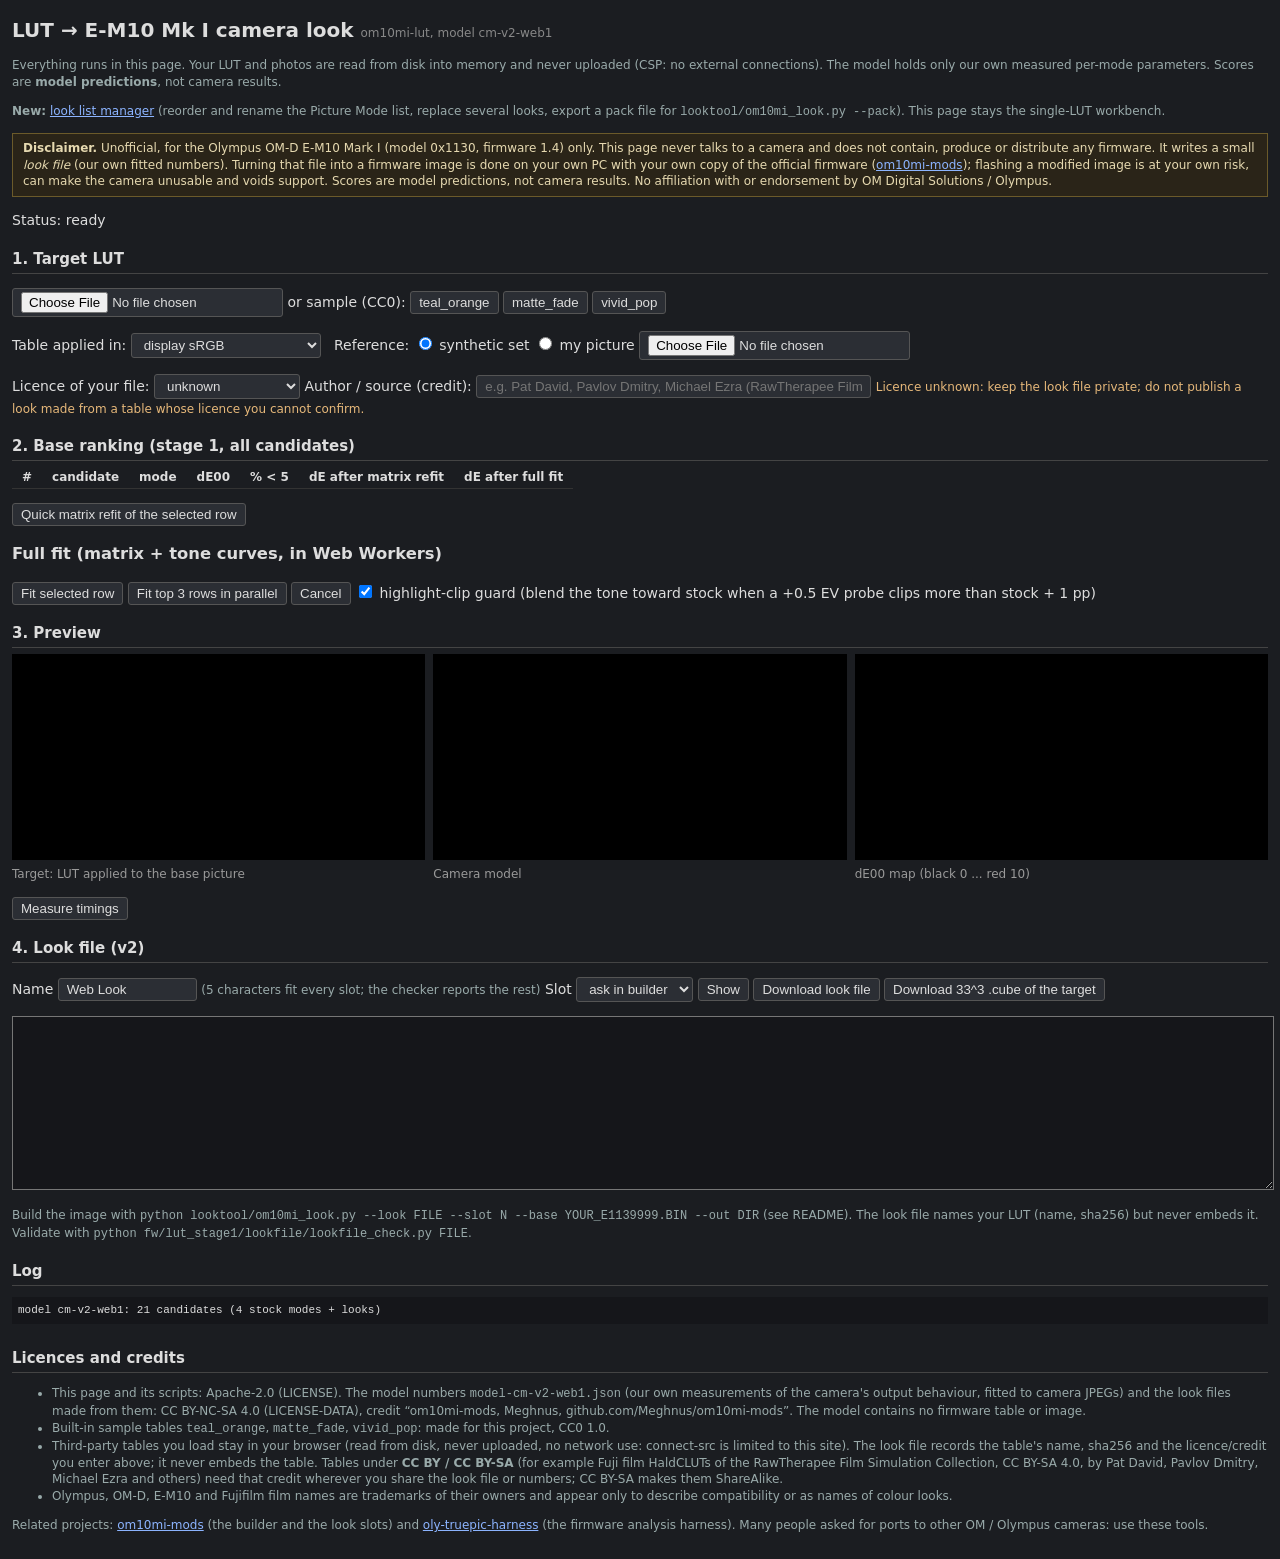
<file: docs/lut/index.html>
<!doctype html>
<html lang="en">
<head>
<meta charset="utf-8">
<meta http-equiv="Content-Security-Policy" content="default-src 'none'; img-src 'self' blob: data:; style-src 'self'; script-src 'self'; worker-src 'self'; connect-src 'self'; base-uri 'none'; form-action 'none'; object-src 'none'">
<title>LUT to E-M10 Mark I camera look (om10mi-lut)</title>
<link rel="stylesheet" href="style.css">
</head>
<body>
<h1>LUT &rarr; E-M10 Mk I camera look <small>om10mi-lut, model cm-v2-web1</small></h1>
<p class="note">Everything runs in this page. Your LUT and photos are read from disk into memory and never uploaded (CSP: no external connections). The model holds only our own measured per-mode parameters. Scores are <b>model predictions</b>, not camera results.</p>
<p class="note"><b>New:</b> <a href="panel.html">look list manager</a> (reorder and rename the Picture Mode list, replace several looks, export a pack file for <code>looktool/om10mi_look.py --pack</code>). This page stays the single-LUT workbench.</p>
<p class="warn"><b>Disclaimer.</b> Unofficial, for the Olympus OM-D E-M10 Mark I (model 0x1130, firmware 1.4) only. This page never talks to a camera and does not contain, produce or distribute any firmware. It writes a small <i>look file</i> (our own fitted numbers). Turning that file into a firmware image is done on your own PC with your own copy of the official firmware (<a href="https://github.com/Meghnus/om10mi-mods">om10mi-mods</a>); flashing a modified image is at your own risk, can make the camera unusable and voids support. Scores are model predictions, not camera results. No affiliation with or endorsement by OM Digital Solutions / Olympus.</p>
<p>Status: <span id="status">loading...</span></p>

<section>
<h2>1. Target LUT</h2>
<p><input type="file" id="file" accept=".cube,.xmp"> or sample (CC0):
<button data-sample="teal_orange.cube">teal_orange</button>
<button data-sample="matte_fade.cube">matte_fade</button>
<button data-sample="vivid_pop.cube">vivid_pop</button></p>
<p>Table applied in: <select id="space"><option value="display">display sRGB</option><option value="prophoto">ProPhoto (sRGB gamma)</option></select>
&nbsp; Reference:
<label><input type="radio" name="ref" id="ref_syn" checked> synthetic set</label>
<label><input type="radio" name="ref" id="ref_jpeg"> my picture <input type="file" id="jpeg" accept="image/jpeg,image/png"></label></p>
<p>Licence of your file: <select id="lic"><option>unknown</option><option>own work</option><option>CC0-1.0</option><option>CC BY 4.0</option><option>CC BY-SA 4.0</option><option>CC BY-NC-SA 4.0</option><option>all rights reserved</option></select>
Author / source (credit): <input id="lic_by" size="46" maxlength="80" placeholder="e.g. Pat David, Pavlov Dmitry, Michael Ezra (RawTherapee Film Simulation Collection)">
<span id="licnote" class="warn2"></span></p>
<p id="lutinfo" class="info"></p>
</section>

<section>
<h2>2. Base ranking (stage 1, all candidates)</h2>
<p id="rankinfo" class="info"></p>
<table id="rank"><thead><tr><th>#</th><th>candidate</th><th>mode</th><th>dE00</th><th>% &lt; 5</th><th>dE after matrix refit</th><th>dE after full fit</th></tr></thead><tbody></tbody></table>
<p><button id="refit">Quick matrix refit of the selected row</button> <span id="refitinfo" class="info"></span></p>
<h3>Full fit (matrix + tone curves, in Web Workers)</h3>
<p><button id="fit">Fit selected row</button> <button id="fit3">Fit top 3 rows in parallel</button> <button id="cancel" disabled>Cancel</button>
<label><input type="checkbox" id="guard" checked> highlight-clip guard (blend the tone toward stock when a +0.5 EV probe clips more than stock + 1 pp)</label></p>
<div id="fitprogress" class="fitprogress"></div>
<p id="fitinfo" class="info"></p>
</section>

<section>
<h2>3. Preview</h2>
<p id="previewinfo" class="info"></p>
<div class="triple">
<figure><canvas id="c_target"></canvas><figcaption>Target: LUT applied to the base picture</figcaption></figure>
<figure><canvas id="c_sim"></canvas><figcaption id="c_sim_label">Camera model</figcaption></figure>
<figure><canvas id="c_heat"></canvas><figcaption>dE00 map (black 0 ... red 10)</figcaption></figure>
</div>
<p><button id="bench">Measure timings</button> <span id="benchinfo" class="info"></span></p>
</section>

<section>
<h2>4. Look file (v2)</h2>
<p>Name <input id="lutname" size="14" value="Web Look" maxlength="17"> <span class="note">(5 characters fit every slot; the checker reports the rest)</span> Slot <select id="slot"><option value="">ask in builder</option><option>1</option><option>3</option><option>4</option><option>5</option><option>6</option><option>7</option><option>8</option><option>9</option><option>10</option><option>11</option><option>12</option><option>13</option><option>14</option><option>15</option><option>16</option><option>17</option><option>18</option></select>
<button id="mk">Show</button> <button id="dl">Download look file</button> <button id="dlcube">Download 33^3 .cube of the target</button></p>
<textarea id="lookjson" rows="14" cols="110" readonly></textarea>
<p class="note">Build the image with <code>python looktool/om10mi_look.py --look FILE --slot N --base YOUR_E1139999.BIN --out DIR</code> (see README). The look file names your LUT (name, sha256) but never embeds it. Validate with <code>python fw/lut_stage1/lookfile/lookfile_check.py FILE</code>.</p>
</section>

<section><h2>Log</h2><pre id="log"></pre></section>
<footer>
<h2>Licences and credits</h2>
<ul class="note">
<li>This page and its scripts: Apache-2.0 (LICENSE). The model numbers <code>model-cm-v2-web1.json</code> (our own measurements of the camera's output behaviour, fitted to camera JPEGs) and the look files made from them: CC BY-NC-SA 4.0 (LICENSE-DATA), credit &ldquo;om10mi-mods, Meghnus, github.com/Meghnus/om10mi-mods&rdquo;. The model contains no firmware table or image.</li>
<li>Built-in sample tables <code>teal_orange</code>, <code>matte_fade</code>, <code>vivid_pop</code>: made for this project, CC0 1.0.</li>
<li>Third-party tables you load stay in your browser (read from disk, never uploaded, no network use: connect-src is limited to this site). The look file records the table's name, sha256 and the licence/credit you enter above; it never embeds the table. Tables under <b>CC BY / CC BY-SA</b> (for example Fuji film HaldCLUTs of the RawTherapee Film Simulation Collection, CC BY-SA 4.0, by Pat David, Pavlov Dmitry, Michael Ezra and others) need that credit wherever you share the look file or numbers; CC BY-SA makes them ShareAlike.</li>
<li>Olympus, OM-D, E-M10 and Fujifilm film names are trademarks of their owners and appear only to describe compatibility or as names of colour looks.</li>
</ul>
<p class="note">Related projects: <a href="https://github.com/Meghnus/om10mi-mods">om10mi-mods</a> (the builder and the look slots) and <a href="https://github.com/Meghnus/oly-truepic-harness">oly-truepic-harness</a> (the firmware analysis harness). Many people asked for ports to other OM / Olympus cameras: use these tools.</p>
</footer>
<script type="module" src="app.js"></script>
</body>
</html>
</file>
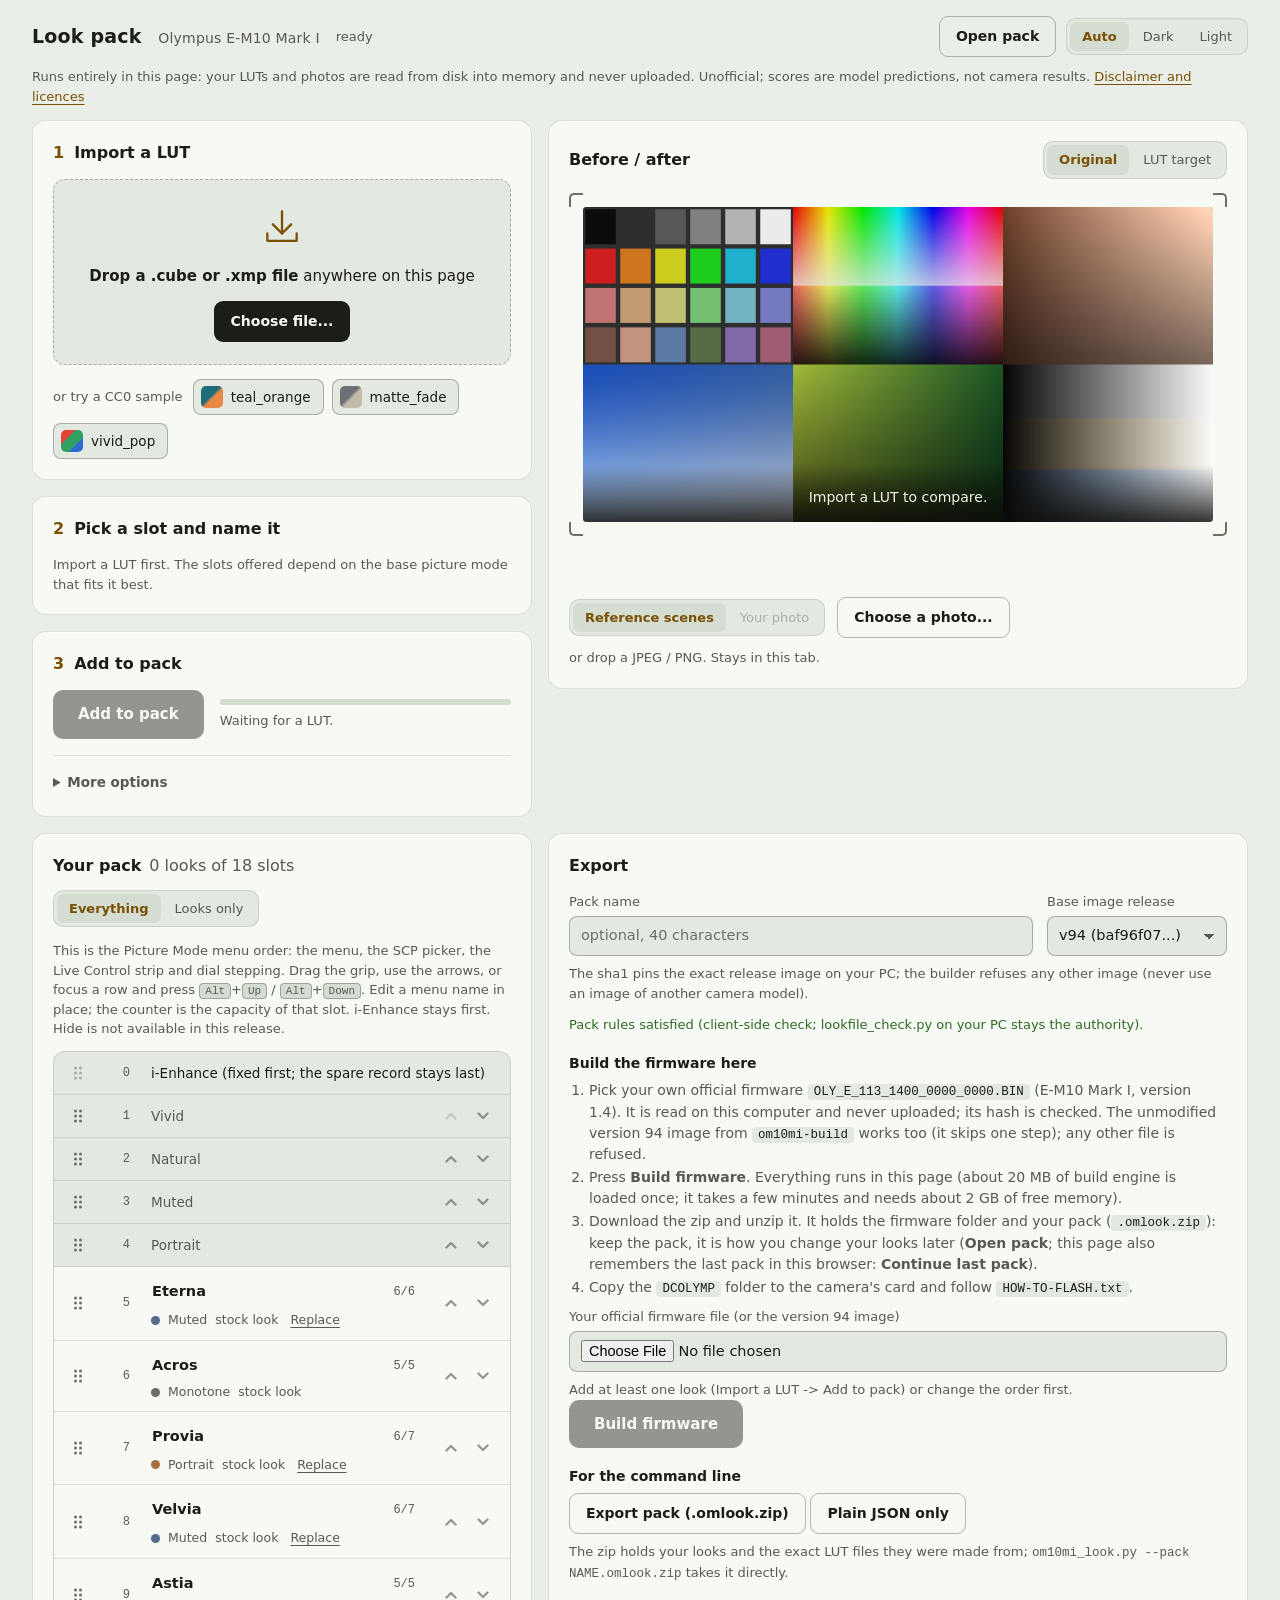
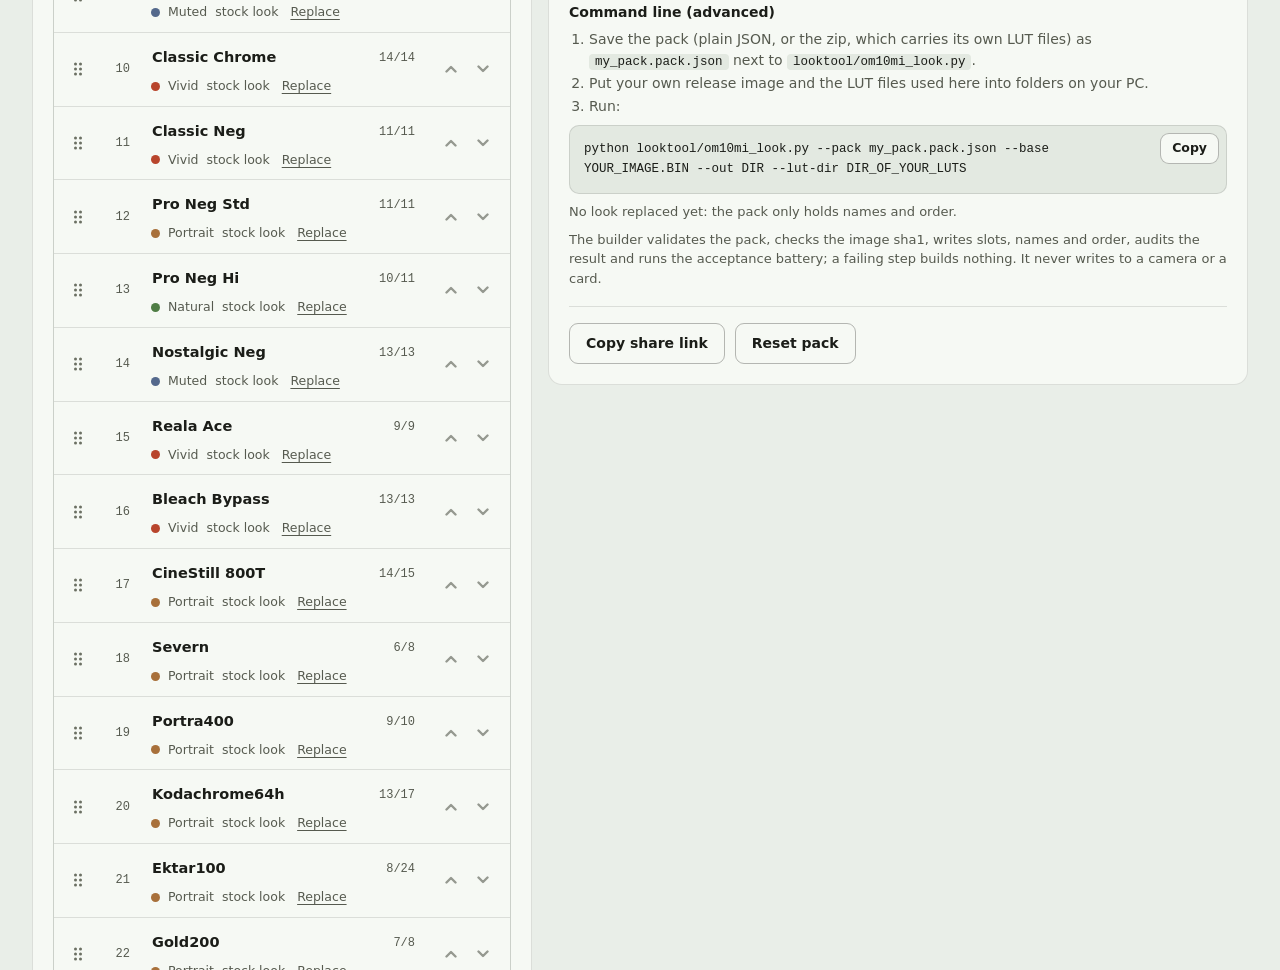
<file: docs/lut/panel.html>
<!doctype html>
<html lang="en">
<head>
<meta charset="utf-8">
<meta name="viewport" content="width=device-width, initial-scale=1">
<meta name="color-scheme" content="dark light">
<meta http-equiv="Content-Security-Policy" content="default-src 'none'; img-src 'self' blob: data:; style-src 'self'; script-src 'self'; worker-src 'self'; connect-src 'self'; base-uri 'none'; form-action 'none'; object-src 'none'">
<title>Look pack builder for the E-M10 Mark I (om10mi-lut panel)</title>
<link rel="stylesheet" href="panel.css">
</head>
<body>
<a class="skip" href="#bench">Skip to the workbench</a>

<header class="top">
  <h1 class="brand">Look pack <span>Olympus E-M10 Mark I</span></h1>
  <p id="status" class="status" role="status">loading...</p>
  <div class="top-actions">
    <button type="button" id="continue_last" class="btn quiet" hidden>Continue last pack</button>
    <button type="button" id="open_pack" class="btn quiet">Open pack</button>
    <input type="file" id="import" accept=".json,.zip,application/json,application/zip" hidden>
    <div class="seg" role="group" aria-label="Theme">
      <button type="button" data-theme-set="auto" aria-pressed="true">Auto</button>
      <button type="button" data-theme-set="dark" aria-pressed="false">Dark</button>
      <button type="button" data-theme-set="light" aria-pressed="false">Light</button>
    </div>
  </div>
</header>

<p class="notice">Runs entirely in this page: your LUTs and photos are read from disk into memory and never uploaded. Unofficial; scores are model predictions, not camera results. <a href="#legal">Disclaimer and licences</a></p>

<main id="bench" class="bench">

  <section class="card s-import" aria-labelledby="h-import">
    <h2 id="h-import"><span class="n">1</span>Import a LUT</h2>
    <div id="drop" class="drop">
      <svg class="drop-mark" viewBox="0 0 48 48" width="44" height="44" aria-hidden="true"><path d="M8 30v8h32v-8" /><path d="M24 6v24" /><path d="M14 20l10 10 10-10" /></svg>
      <p class="drop-t"><b>Drop a .cube or .xmp file</b> anywhere on this page</p>
      <p><button type="button" id="choose" class="btn primary">Choose file...</button></p>
      <input type="file" id="file" accept=".cube,.xmp" hidden>
    </div>
    <div class="samples" role="group" aria-label="CC0 sample LUTs">
      <span class="samples-t">or try a CC0 sample</span>
      <button type="button" class="chip" data-sample="teal_orange.cube"><i class="sw sw-teal" aria-hidden="true"></i>teal_orange</button>
      <button type="button" class="chip" data-sample="matte_fade.cube"><i class="sw sw-matte" aria-hidden="true"></i>matte_fade</button>
      <button type="button" class="chip" data-sample="vivid_pop.cube"><i class="sw sw-vivid" aria-hidden="true"></i>vivid_pop</button>
    </div>
    <div id="loaded" class="loaded" hidden>
      <p class="loaded-t"><b id="lut_name"></b> <span id="lut_info" class="muted"></span></p>
      <div id="lic_row" class="lic" hidden>
        <label class="fld">Licence of this file
          <select id="lic"><option>unknown</option><option>own work</option><option>CC0-1.0</option><option>CC BY 4.0</option><option>CC BY-SA 4.0</option><option>CC BY-NC-SA 4.0</option><option>all rights reserved</option></select></label>
        <label class="fld grow">Author / source (credit)
          <input id="lic_by" maxlength="80" autocomplete="off" placeholder="e.g. Pat David, Pavlov Dmitry, Michael Ezra"></label>
        <p id="licnote" class="hint warn-t"></p>
      </div>
    </div>
    <p id="import_msg" class="hint err-t" role="alert"></p>
  </section>

  <section class="card s-stage" aria-labelledby="h-stage">
    <div class="card-head">
      <h2 id="h-stage">Before / after</h2>
      <div class="seg" role="group" aria-label="Left side of the divider">
        <button type="button" data-left="orig" aria-pressed="true">Original</button>
        <button type="button" data-left="lut" aria-pressed="false">LUT target</button>
      </div>
    </div>
    <div class="gate"><i></i><i></i><i></i><i></i>
    <div id="stage" class="stage" role="slider" tabindex="0" aria-label="Before and after divider" aria-orientation="horizontal" aria-valuemin="0" aria-valuemax="100" aria-valuenow="50">
      <canvas id="cv_left" class="layer" aria-hidden="true"></canvas>
      <canvas id="cv_right" class="layer after" aria-hidden="true"></canvas>
      <span class="tag tag-l" id="tag_l">Original</span>
      <span class="tag tag-r" id="tag_r">Camera model</span>
      <span class="grip" aria-hidden="true"></span>
      <p id="stage_empty" class="stage-empty">Import a LUT to compare.</p>
    </div>
    </div>
    <p id="readout" class="readout" aria-live="polite"></p>
    <div class="photo-row">
      <div class="seg" role="group" aria-label="Preview picture">
        <button type="button" data-photo="scenes" aria-pressed="true">Reference scenes</button>
        <button type="button" data-photo="own" aria-pressed="false" disabled>Your photo</button>
      </div>
      <button type="button" id="choose_photo" class="btn quiet">Choose a photo...</button>
      <input type="file" id="photo" accept="image/*" hidden>
      <span class="hint">or drop a JPEG / PNG. Stays in this tab.</span>
    </div>
  </section>

  <section class="card s-place" aria-labelledby="h-place">
    <h2 id="h-place"><span class="n">2</span>Pick a slot and name it</h2>
    <p id="place_idle" class="hint">Import a LUT first. The slots offered depend on the base picture mode that fits it best.</p>
    <div id="place" hidden>
      <fieldset class="group">
        <legend>Base mode <span class="muted">(lower dE is a closer match)</span></legend>
        <div id="modes" class="opts" role="radiogroup" aria-label="Base picture mode"></div>
      </fieldset>
      <fieldset class="group">
        <legend>Slot <span id="slot_hint" class="muted"></span></legend>
        <div id="slots" class="opts slots" role="radiogroup" aria-label="Look slot"></div>
      </fieldset>
      <div class="fields">
        <div class="fld grow"><label for="ed_name">Menu name</label>
          <div class="namebox">
            <input id="ed_name" maxlength="40" spellcheck="false" autocomplete="off" aria-describedby="ed_count">
            <span id="ed_count" class="count" aria-live="polite"></span>
          </div></div>
        <div class="fld grow"><label for="anchor">Place in the menu</label>
          <select id="anchor"></select></div>
      </div>
    </div>
  </section>

  <section class="card s-add" aria-labelledby="h-add">
    <h2 id="h-add"><span class="n">3</span>Add to pack</h2>
    <div class="addrow">
      <button type="button" id="accept" class="btn primary big" disabled>Add to pack</button>
      <div class="fitbox">
        <progress id="fitbar" max="1" value="0" aria-label="Fit progress"></progress>
        <span id="fitinfo" class="hint">Waiting for a LUT.</span>
        <span id="fit_sr" class="vh" role="status"></span>
      </div>
    </div>
    <p id="ed_msg" class="ok-t" role="status"></p>
    <details class="adv">
      <summary>More options</summary>
      <div class="adv-body">
        <div class="fields">
          <label class="fld">Table applied in
            <select id="space"><option value="display">display sRGB</option><option value="prophoto">ProPhoto (sRGB gamma)</option></select></label>
          <label class="fld">Icon
            <select id="ed_icon"><option value="roll">film roll (new icon, no text)</option><option value="keep">keep the old icon and label</option></select></label>
          <label class="fld grow">Note
            <input id="ed_notes" maxlength="200" autocomplete="off" placeholder="optional, 200 characters"></label>
        </div>
        <label class="check"><input type="checkbox" id="guard" checked> Highlight-clip guard (blends the tone toward stock when a +0.5 EV probe clips more than stock + 1 pp)</label>
        <p id="rankinfo" class="hint"></p>
        <div class="tablewrap">
          <table id="rank"><caption class="vh">Base candidates ranked by dE00</caption><thead><tr><th>#</th><th>candidate</th><th>mode</th><th>dE00</th><th>% &lt; 5</th><th>dE after fit</th></tr></thead><tbody></tbody></table>
        </div>
        <p class="hint">Click a row of the slot's base mode to fit that candidate instead of the best one.</p>
        <div id="copyrow" class="fields" hidden>
          <label class="fld grow">Reuse a look already in the pack
            <select id="copysel"></select></label>
          <button type="button" id="copy" class="btn quiet">Copy into the chosen slot</button>
        </div>
        <p class="hint">Recipe sliders (hue, saturation, tone curves by hand) are not part of this stage: use a LUT or XMP import.</p>
      </div>
    </details>
  </section>
</main>

<div class="pack-area">
  <section class="card s-list" aria-labelledby="h-list">
    <div class="card-head">
      <h2 id="h-list">Your pack <span id="pack_count" class="muted"></span></h2>
      <div class="seg" role="group" aria-label="Rows shown">
        <button type="button" data-rows="all" aria-pressed="true">Everything</button>
        <button type="button" data-rows="looks" aria-pressed="false">Looks only</button>
      </div>
    </div>
    <p class="hint">This is the Picture Mode menu order: the menu, the SCP picker, the Live Control strip and dial stepping. Drag the grip, use the arrows, or focus a row and press <kbd>Alt</kbd>+<kbd>Up</kbd> / <kbd>Alt</kbd>+<kbd>Down</kbd>. Edit a menu name in place; the counter is the capacity of that slot. i-Enhance stays first. Hide is not available in this release.</p>
    <ol id="list" class="list" aria-label="Look list"></ol>
  </section>

  <section class="card s-export" aria-labelledby="h-export">
    <h2 id="h-export">Export</h2>
    <div class="fields">
      <label class="fld grow">Pack name
        <input id="pname" maxlength="40" autocomplete="off" placeholder="optional, 40 characters"></label>
      <label class="fld">Base image release
        <select id="rel"></select></label>
      <label id="sha_row" class="fld grow" hidden>sha1 of your release image
        <input id="sha1" class="mono" maxlength="40" spellcheck="false" autocomplete="off" placeholder="40 hex digits"></label>
    </div>
    <p class="hint">The sha1 pins the exact release image on your PC; the builder refuses any other image (never use an image of another camera model).</p>
    <div id="problems" class="problems" aria-live="polite"></div>
    <h3>Build the firmware here</h3>
    <ol class="steps">
      <li>Pick your own official firmware <code class="mono">OLY_E_113_1400_0000_0000.BIN</code> (E-M10 Mark I, version 1.4). It is read on this computer and never uploaded; its hash is checked. The unmodified version 94 image from <code class="mono">om10mi-build</code> works too (it skips one step); any other file is refused.</li>
      <li>Press <b>Build firmware</b>. Everything runs in this page (about 20 MB of build engine is loaded once; it takes a few minutes and needs about 2 GB of free memory).</li>
      <li>Download the zip and unzip it. It holds the firmware folder and your pack (<code class="mono">.omlook.zip</code>): keep the pack, it is how you change your looks later (<b>Open pack</b>; this page also remembers the last pack in this browser: <b>Continue last pack</b>).</li>
      <li>Copy the <code class="mono">DCOLYMP</code> folder to the camera's card and follow <code class="mono">HOW-TO-FLASH.txt</code>.</li>
    </ol>
    <p><label class="fld">Your official firmware file (or the version 94 image)
        <input type="file" id="stock_file" accept=".bin,.BIN"></label></p>
    <p id="build_hint" class="hint" role="status"></p>
    <p><button type="button" id="build" class="btn primary big">Build firmware</button>
       <button type="button" id="build_cancel" class="btn quiet" hidden>Cancel</button>
       <button type="button" id="build_dl" class="btn primary big" hidden>Download firmware zip</button></p>
    <progress id="build_bar" class="bar" hidden aria-label="Build in progress"></progress>
    <pre id="build_log" class="out" hidden aria-live="polite"></pre>
    <h3>For the command line</h3>
    <p><button type="button" id="export_zip" class="btn quiet">Export pack (.omlook.zip)</button>
       <button type="button" id="export" class="btn quiet">Plain JSON only</button></p>
    <p class="hint">The zip holds your looks and the exact LUT files they were made from; <code class="mono">om10mi_look.py --pack NAME.omlook.zip</code> takes it directly.</p>
    <h3>Command line (advanced)</h3>
    <ol class="steps">
      <li>Save the pack (plain JSON, or the zip, which carries its own LUT files) as <code id="pack_file" class="mono"></code> next to <code class="mono">looktool/om10mi_look.py</code>.</li>
      <li>Put your own release image and the LUT files used here into folders on your PC.</li>
      <li>Run:</li>
    </ol>
    <div class="cmd">
      <pre id="cmd" class="mono" tabindex="0" aria-label="Build command"></pre>
      <button type="button" id="copy_cmd" class="btn quiet">Copy</button>
    </div>
    <p id="cmd_files" class="hint"></p>
    <p class="hint">The builder validates the pack, checks the image sha1, writes slots, names and order, audits the result and runs the acceptance battery; a failing step builds nothing. It never writes to a camera or a card.</p>
    <div class="second">
      <button type="button" id="share" class="btn quiet">Copy share link</button>
      <button type="button" id="reset" class="btn quiet danger">Reset pack</button>
    </div>
    <pre id="out" class="out" hidden></pre>
  </section>
</div>

<div id="overlay" class="overlay" aria-hidden="true">
  <div class="overlay-in"><b>Drop to load</b><span>.cube / .xmp LUT, .json or .omlook.zip pack, or a photo for the preview</span></div>
</div>

<footer id="legal" class="legal">
  <h2>Disclaimer</h2>
  <p>Unofficial, for the Olympus OM-D E-M10 Mark I (model 0x1130, firmware 1.4) only. This page never talks to a camera and does not contain, produce or distribute any firmware. It writes a <b>pack file</b> (look list order, names, and our own fitted numbers); turning a pack into a firmware image is done on your own PC with your own copy of the official firmware (<a href="https://github.com/Meghnus/om10mi-mods">om10mi-mods</a>). Flashing a modified image is at your own risk, can make the camera unusable and voids support. Scores are model predictions, not camera results. No affiliation with or endorsement by OM Digital Solutions / Olympus. Single-LUT page: <a href="index.html">index.html</a>.</p>
  <h2>Licences and credits</h2>
  <ul>
    <li>This page and its scripts: Apache-2.0 (LICENSE). The model numbers <code>model-cm-v2-web1.json</code> (our own measurements of the camera's output behaviour, fitted to camera JPEGs) and the look files and packs made from them: CC BY-NC-SA 4.0 (LICENSE-DATA), credit &ldquo;om10mi-mods, Meghnus, github.com/Meghnus/om10mi-mods&rdquo;. The model contains no firmware table or image; neither does a pack.</li>
    <li>Built-in sample tables <code>teal_orange</code>, <code>matte_fade</code>, <code>vivid_pop</code>: made for this project, CC0 1.0.</li>
    <li>Third-party tables you load stay in your browser (read from disk, never uploaded, no network use: connect-src is limited to this site). A pack records each table's name, sha256 and the licence/credit you enter; it never embeds the table. Tables under <b>CC BY / CC BY-SA</b> (for example Fuji film HaldCLUTs of the RawTherapee Film Simulation Collection, CC BY-SA 4.0, by Pat David, Pavlov Dmitry, Michael Ezra and others) need that credit wherever you share the pack, a share link or the numbers; CC BY-SA makes them ShareAlike. A share link holds the pack text in the URL fragment (never sent to a server by this page); whoever you give the link to receives those numbers and credits.</li>
    <li>List manager and before/after divider ideas from the Caduceus Control Panel (cakelesscoder/caduceus-ep7), Apache-2.0. Only the idea is taken; this page shares no code or data with it.</li>
    <li>Olympus, OM-D, E-M10 and Fujifilm film names are trademarks of their owners and appear only to describe compatibility or as names of colour looks.</li>
  </ul>
  <p>Related projects: <a href="https://github.com/Meghnus/om10mi-mods">om10mi-mods</a> (the builder and the look slots) and <a href="https://github.com/Meghnus/oly-truepic-harness">oly-truepic-harness</a> (the firmware analysis harness). Many people asked for ports to other OM / Olympus cameras: use these tools.</p>
  <details class="logbox"><summary>Log</summary><pre id="log"></pre></details>
</footer>
<script type="module" src="panel.js"></script>
</body>
</html>
</file>
<file: docs/lut/style.css>
body { font: 14px/1.4 system-ui, sans-serif; margin: 16px auto; max-width: 1280px; padding: 0 12px; background: #1b1d21; color: #ddd; }
h1 { font-size: 20px; } h1 small { font-size: 12px; color: #888; font-weight: normal; }
h2 { font-size: 15px; margin: 18px 0 6px; border-bottom: 1px solid #444; padding-bottom: 3px; }
section { margin-bottom: 8px; }
.note { color: #9aa; font-size: 12px; } .info { color: #9c9; font-size: 12px; margin: 4px 0; }
button, select, input { background: #2b2e34; color: #ddd; border: 1px solid #555; padding: 3px 8px; border-radius: 3px; }
button { cursor: pointer; } button:hover { background: #3a3e46; }
table { border-collapse: collapse; font-size: 12px; } th, td { padding: 2px 10px; text-align: left; border-bottom: 1px solid #333; }
td:nth-child(n+4) { text-align: right; font-variant-numeric: tabular-nums; }
tbody tr { cursor: pointer; } tbody tr:hover { background: #2a2d33; } tr.sel { background: #35507a !important; }
.triple { display: flex; gap: 8px; flex-wrap: wrap; } figure { margin: 0; flex: 1 1 380px; } canvas { width: 100%; image-rendering: auto; background: #000; }
figcaption { font-size: 12px; color: #999; }
textarea { background: #15161a; color: #cde; width: 100%; font: 11px monospace; }
pre { background: #15161a; padding: 6px; max-height: 200px; overflow: auto; font-size: 11px; }
.fitprogress div { margin: 2px 0; font-size: 12px; } .fitprogress .fn { display: inline-block; min-width: 130px; } .fitprogress progress { width: 240px; vertical-align: middle; }

.warn { background: #2a2418; border: 1px solid #6b5a2a; padding: 6px 10px; font-size: 12px; color: #e6d9b0; } .warn2 { color: #e6b87a; font-size: 12px; }
footer { margin-top: 24px; } footer a, .warn a, .note a { color: #8cb4ff; }
</file>
<file: docs/lut/panel.css>
/* panel.css - look pack builder. Self-contained (no style.css, no fonts, no CDN). No inline styles anywhere: the CSP is style-src 'self';
   script-driven values go through custom properties set with CSSOM (--d on the divider, --ar on the preview frame).
   World: a darkroom bench. Warm black surfaces, ochre safelight as the one tonal accent, film-gate corners on the preview. */

:root {
  color-scheme: dark;
  --bg: #14130f; --s1: #1c1a15; --s2: #25231c; --s3: #302d24;
  --edge: rgba(239, 235, 224, .09); --edge2: rgba(239, 235, 224, .2);
  --text: #efebe0; --muted: #aaa493; --faint: #8c8774;
  --accent: #e2b35e; --accent-bg: rgba(226, 179, 94, .14);
  --btn: #efebe0; --btn-ink: #16140e; --btn-hover: #ffffff;
  --ok: #a3cb94; --err: #ff9d8a; --warn: #e2b35e;
  --lip: rgba(255, 255, 255, .045);
  --m-Vivid: #d9694f; --m-Natural: #86b17b; --m-Muted: #8da0bd; --m-Portrait: #d9a273; --m-Monotone: #b3b3b3;
  --ease: cubic-bezier(.23, 1, .32, 1);
  --cols: minmax(380px, 5fr) minmax(0, 7fr);
}
:root[data-theme="light"] {
  color-scheme: light;
  --bg: #e9eee8; --s1: #f6f9f4; --s2: #e3e9e1; --s3: #d5ddd2;
  --edge: rgba(27, 29, 24, .12); --edge2: rgba(27, 29, 24, .3);
  --text: #1b1d18; --muted: #565a4f; --faint: #6b7063;
  --accent: #7a4f00; --accent-bg: rgba(122, 79, 0, .1);
  --btn: #1b1d18; --btn-ink: #f6f9f4; --btn-hover: #000;
  --ok: #2f6a22; --err: #a52a14; --warn: #7a4f00;
  --lip: rgba(255, 255, 255, .7);
  --m-Vivid: #b8452c; --m-Natural: #4f7d44; --m-Muted: #54698c; --m-Portrait: #a8703a; --m-Monotone: #6b6b6b;
}
@media (prefers-color-scheme: light) {
  :root:not([data-theme]), :root[data-theme="auto"] {
    color-scheme: light;
    --bg: #e9eee8; --s1: #f6f9f4; --s2: #e3e9e1; --s3: #d5ddd2;
    --edge: rgba(27, 29, 24, .12); --edge2: rgba(27, 29, 24, .3);
    --text: #1b1d18; --muted: #565a4f; --faint: #6b7063;
    --accent: #7a4f00; --accent-bg: rgba(122, 79, 0, .1);
    --btn: #1b1d18; --btn-ink: #f6f9f4; --btn-hover: #000;
    --ok: #2f6a22; --err: #a52a14; --warn: #7a4f00;
    --lip: rgba(255, 255, 255, .7);
    --m-Vivid: #b8452c; --m-Natural: #4f7d44; --m-Muted: #54698c; --m-Portrait: #a8703a; --m-Monotone: #6b6b6b;
  }
}

* { box-sizing: border-box; }
[hidden] { display: none !important; }
html { -webkit-text-size-adjust: 100%; }
body { margin: 0; background: var(--bg); color: var(--text); font: 15px/1.5 system-ui, -apple-system, "Segoe UI", Roboto, "Helvetica Neue", sans-serif; }
h1, h2, h3, p, ol, ul, fieldset { margin: 0; padding: 0; }
a { color: var(--accent); text-underline-offset: 3px; }
code, kbd, pre, .mono { font-family: ui-monospace, "Cascadia Mono", "SF Mono", Consolas, "Liberation Mono", monospace; }

.vh { position: absolute; width: 1px; height: 1px; overflow: hidden; clip: rect(0 0 0 0); white-space: nowrap; }
.skip { position: absolute; left: 12px; top: -48px; background: var(--btn); color: var(--btn-ink); padding: 8px 14px; border-radius: 8px; z-index: 50; }
.skip:focus { top: 12px; }
:focus-visible { outline: 2px solid var(--accent); outline-offset: 2px; }
.muted { color: var(--muted); font-weight: 400; }
.hint { font-size: 13px; color: var(--muted); margin: 8px 0 0; }
.err-t { color: var(--err); } .ok-t { color: var(--ok); } .warn-t { color: var(--warn); }
.ok-t, .err-t { margin: 10px 0 0; font-size: 13.5px; }
.hint:empty, .ok-t:empty, .err-t:empty { display: none; }
kbd { font-size: 11px; padding: 1px 5px; border-radius: 4px; background: var(--s3); border: 1px solid var(--edge2); }
.mono { font-size: 12.5px; }

/* ---- top bar ---------------------------------------------------------------------------------------------------------------- */
.top { display: flex; align-items: center; gap: 16px; flex-wrap: wrap; padding: 16px clamp(16px, 3vw, 32px) 10px; max-width: 1480px; margin: 0 auto; }
.brand { font-size: 19px; font-weight: 700; letter-spacing: .01em; }
.brand span { font-weight: 400; font-size: 14px; color: var(--muted); margin-left: 10px; }
.status { margin: 0 auto 0 0; font-size: 13px; color: var(--muted); }
.top-actions { display: flex; align-items: center; gap: 10px; flex-wrap: wrap; }
.notice { max-width: 1480px; margin: 0 auto; padding: 0 clamp(16px, 3vw, 32px) 14px; font-size: 13px; color: var(--muted); }

/* ---- layout ------------------------------------------------------------------------------------------------------------------ */
.bench, .pack-area { display: grid; grid-template-columns: var(--cols); gap: 16px; align-items: start; max-width: 1480px; margin: 0 auto; padding: 0 clamp(16px, 3vw, 32px); }
.bench { grid-template-areas: "import stage" "place stage" "add stage"; }
.pack-area { margin-top: 16px; }
.s-import { grid-area: import; } .s-place { grid-area: place; } .s-add { grid-area: add; }
.s-stage { grid-area: stage; position: sticky; top: 16px; }
.s-export { position: sticky; top: 16px; }
.card { background: var(--s1); border: 1px solid var(--edge); border-radius: 14px; padding: 20px; box-shadow: inset 0 1px 0 var(--lip); min-width: 0; }
.card > h2, .card-head h2 { font-size: 16px; font-weight: 650; display: flex; align-items: baseline; gap: 0 8px; flex-wrap: wrap; }
.card > h2 { margin-bottom: 14px; }
.card-head { display: flex; align-items: center; justify-content: space-between; gap: 12px; flex-wrap: wrap; margin-bottom: 14px; }
.card h3 { font-size: 14px; font-weight: 650; margin: 18px 0 6px; }
.n { color: var(--accent); font-weight: 700; font-variant-numeric: tabular-nums; margin-right: 2px; min-width: 1ch; }

/* ---- controls ---------------------------------------------------------------------------------------------------------------- */
button, input, select { font: inherit; color: inherit; }
.btn { display: inline-flex; align-items: center; justify-content: center; gap: 8px; padding: 9px 16px; border-radius: 9px; border: 1px solid var(--edge2); background: var(--s2); color: var(--text);
  font-weight: 600; font-size: 14px; cursor: pointer; transition: background-color 140ms ease, border-color 140ms ease, transform 140ms var(--ease); }
.btn:active:not(:disabled) { transform: scale(.97); }
.btn:disabled { opacity: .45; cursor: not-allowed; }
.btn.primary { background: var(--btn); color: var(--btn-ink); border-color: transparent; }
.btn.big { padding: 12px 24px; font-size: 15px; border-radius: 10px; }
.btn.quiet { background: transparent; }
.btn.linkish { background: none; border: 0; padding: 2px 4px; color: var(--accent); text-decoration: underline; text-underline-offset: 3px; font-weight: 500; font-size: 12.5px; border-radius: 4px; }
@media (hover: hover) and (pointer: fine) {
  .btn:hover:not(:disabled) { background: var(--s3); }
  .btn.primary:hover:not(:disabled) { background: var(--btn-hover); }
  .btn.quiet:hover:not(:disabled) { background: var(--s2); }
  .btn.danger:hover:not(:disabled) { color: var(--err); border-color: var(--err); }
  .btn.linkish:hover { background: var(--accent-bg); }
}
.btn.danger.armed { color: var(--err); border-color: var(--err); }

.seg { display: inline-flex; gap: 2px; padding: 3px; border-radius: 10px; background: var(--s2); border: 1px solid var(--edge); }
.seg button { border: 0; background: transparent; color: var(--muted); padding: 5px 12px; border-radius: 7px; font-size: 13px; font-weight: 500; cursor: pointer; transition: background-color 140ms ease, color 140ms ease; }
.seg button[aria-pressed="true"] { background: var(--s3); color: var(--accent); font-weight: 650; }
.seg button:disabled { opacity: .4; cursor: not-allowed; }
@media (hover: hover) and (pointer: fine) { .seg button:hover:not(:disabled):not([aria-pressed="true"]) { color: var(--text); } }

input, select { background: var(--s2); border: 1px solid var(--edge2); border-radius: 8px; padding: 8px 11px; min-height: 40px; max-width: 100%; transition: border-color 140ms ease; }
input::placeholder { color: var(--muted); opacity: .85; }
input:focus-visible, select:focus-visible { outline: 2px solid var(--accent); outline-offset: 0; border-color: var(--accent); }
select { appearance: none; padding-right: 34px; cursor: pointer;
  background-image: linear-gradient(45deg, transparent 50%, var(--muted) 50%), linear-gradient(135deg, var(--muted) 50%, transparent 50%);
  background-position: calc(100% - 17px) 50%, calc(100% - 12px) 50%; background-size: 5px 5px; background-repeat: no-repeat; }
input[type="checkbox"] { min-height: 0; width: 17px; height: 17px; accent-color: var(--accent); vertical-align: -3px; margin-right: 8px; }
.fields { display: flex; flex-wrap: wrap; gap: 12px 14px; margin-top: 14px; }
.fld { display: flex; flex-direction: column; gap: 5px; font-size: 13px; color: var(--muted); min-width: 0; }
.fld.grow { flex: 1 1 220px; }
.fld input, .fld select { color: var(--text); font-size: 14.5px; }
.check { display: block; font-size: 13px; color: var(--muted); margin-top: 14px; }

/* ---- 1 import ---------------------------------------------------------------------------------------------------------------- */
.drop { text-align: center; padding: 26px 16px 22px; border: 1.5px dashed var(--edge2); border-radius: 12px; background: var(--s2); transition: border-color 140ms ease, background-color 140ms ease; }
.drop-mark { fill: none; stroke: var(--accent); stroke-width: 2.5; stroke-linecap: round; stroke-linejoin: round; }
.drop-t { margin: 8px 0 14px; }
body.dragging .drop, .drop.over { border-color: var(--accent); background: var(--accent-bg); }
.samples { display: flex; align-items: center; gap: 8px; flex-wrap: wrap; margin-top: 14px; }
.samples-t { font-size: 13px; color: var(--muted); margin-right: 2px; }
.chip { display: inline-flex; align-items: center; gap: 8px; padding: 6px 12px 6px 7px; border-radius: 8px; border: 1px solid var(--edge2); background: var(--s2); font-size: 13.5px; font-weight: 500; cursor: pointer;
  transition: background-color 140ms ease, border-color 140ms ease, transform 140ms var(--ease); }
.chip:active { transform: scale(.97); }
.chip[aria-pressed="true"] { border-color: var(--accent); background: var(--accent-bg); }
@media (hover: hover) and (pointer: fine) { .chip:hover { background: var(--s3); } }
.sw { width: 22px; height: 22px; border-radius: 5px; flex: none; }
.sw-teal { background: linear-gradient(135deg, #1d6c77 0 45%, #e88a45 55% 100%); }
.sw-matte { background: linear-gradient(135deg, #6c6f76 0 45%, #c2bba9 55% 100%); }
.sw-vivid { background: linear-gradient(135deg, #e0453a 0 33%, #2fa05f 33% 66%, #2f6bd4 66% 100%); }
.loaded { margin-top: 16px; padding-top: 14px; border-top: 1px solid var(--edge); }
.loaded-t { overflow-wrap: anywhere; }
.loaded-t span { font-size: 13px; }
.lic { display: flex; flex-wrap: wrap; gap: 10px 14px; margin-top: 10px; }
.lic .hint { flex-basis: 100%; margin: 0; }

/* ---- stage (before / after) -------------------------------------------------------------------------------------------------- */
.stage { --d: .5; --ar: 2; position: relative; width: 100%; aspect-ratio: var(--ar); max-height: min(64vh, 640px); margin-inline: auto; border-radius: 4px; overflow: hidden; background: #0b0a08;
  touch-action: pan-y; cursor: ew-resize; user-select: none; -webkit-user-select: none; outline-offset: 4px; }
/* film gate: four rounded corner marks around the picture */
.gate { position: relative; padding: 14px; }
.gate > i { position: absolute; width: 14px; height: 14px; border: 2px solid var(--faint); pointer-events: none; }
.gate > i:nth-of-type(1) { top: 0; left: 0; border-right: 0; border-bottom: 0; border-top-left-radius: 5px; }
.gate > i:nth-of-type(2) { top: 0; right: 0; border-left: 0; border-bottom: 0; border-top-right-radius: 5px; }
.gate > i:nth-of-type(3) { bottom: 0; left: 0; border-right: 0; border-top: 0; border-bottom-left-radius: 5px; }
.gate > i:nth-of-type(4) { bottom: 0; right: 0; border-left: 0; border-top: 0; border-bottom-right-radius: 5px; }
.layer { position: absolute; inset: 0; width: 100%; height: 100%; object-fit: contain; display: block; }
.layer.after { clip-path: inset(0 0 0 calc(var(--d) * 100%)); }
.tag { position: absolute; top: 10px; padding: 3px 8px; border-radius: 4px; background: rgba(12, 11, 8, .78); color: #f4f1e8; font-size: 12px; font-weight: 600; pointer-events: none; }
.tag-l { left: 10px; } .tag-r { right: 10px; }
.grip { position: absolute; top: 0; bottom: 0; left: calc(var(--d) * 100%); width: 2px; margin-left: -1px; background: #fff; box-shadow: 0 0 0 1px rgba(0, 0, 0, .35); pointer-events: none; }
.grip::after { content: ""; position: absolute; top: 50%; left: 50%; width: 30px; height: 46px; margin: -23px 0 0 -15px; border-radius: 15px; background: #fff
  url("data:image/svg+xml,%3Csvg xmlns='http://www.w3.org/2000/svg' viewBox='0 0 30 46'%3E%3Cpath d='M12 18l-5 5 5 5M18 18l5 5-5 5' fill='none' stroke='%2314130f' stroke-width='2.4' stroke-linecap='round' stroke-linejoin='round'/%3E%3C/svg%3E") center / 30px 46px no-repeat;
  box-shadow: 0 1px 3px rgba(0, 0, 0, .55); }
.stage:focus-visible .grip::after { outline: 2px solid var(--accent); outline-offset: 2px; }
.stage.sweep .layer.after, .stage.sweep .grip { transition: clip-path 520ms var(--ease), left 520ms var(--ease); }
.stage.empty .grip, .stage.empty .tag { display: none; }
.stage.empty { cursor: default; }
.stage-empty { position: absolute; left: 0; right: 0; bottom: 0; padding: 22px 16px 14px; text-align: center; font-size: 14px; color: #f4f1e8; background: linear-gradient(to top, rgba(12, 11, 8, .82), rgba(12, 11, 8, 0)); pointer-events: none; }
.stage:not(.empty) .stage-empty { display: none; }
.readout { font-size: 13px; color: var(--muted); margin: 12px 0 0; min-height: 2.9em; font-variant-numeric: tabular-nums; }
.photo-row { display: flex; align-items: center; gap: 10px 12px; flex-wrap: wrap; margin-top: 12px; }
.photo-row .hint { margin: 0; }

/* ---- 2 place ----------------------------------------------------------------------------------------------------------------- */
.group { border: 0; min-width: 0; margin-top: 4px; }
.group + .group { margin-top: 16px; }
.group legend { padding: 0; font-size: 13px; font-weight: 650; margin-bottom: 8px; }
.opts { display: flex; flex-wrap: wrap; gap: 8px; }
.opt { position: relative; display: block; cursor: pointer; }
.opt input { position: absolute; opacity: 0; inset: 0; width: 100%; height: 100%; margin: 0; cursor: pointer; }
.opt .box { display: grid; gap: 1px; padding: 9px 13px; min-width: 112px; border-radius: 10px; border: 1px solid var(--edge2); background: var(--s2); transition: border-color 140ms ease, background-color 140ms ease, transform 140ms var(--ease); }
.opt:active .box { transform: scale(.98); }
.opt input:checked + .box { border-color: var(--accent); background: var(--accent-bg); box-shadow: inset 0 0 0 1px var(--accent); }
.opt input:focus-visible + .box { outline: 2px solid var(--accent); outline-offset: 2px; }
@media (hover: hover) and (pointer: fine) { .opt:hover input:not(:checked) + .box { background: var(--s3); } }
.box .t { display: flex; align-items: center; gap: 7px; font-weight: 600; font-size: 14px; }
.box .s { font-size: 12.5px; color: var(--muted); font-variant-numeric: tabular-nums; overflow-wrap: anywhere; }
.box .best { color: var(--accent); font-weight: 650; }
.dot { width: 9px; height: 9px; border-radius: 50%; flex: none; background: var(--m-Monotone); }
.dot.Vivid { background: var(--m-Vivid); } .dot.Natural { background: var(--m-Natural); } .dot.Muted { background: var(--m-Muted); } .dot.Portrait { background: var(--m-Portrait); }
.slots { display: grid; grid-template-columns: repeat(auto-fill, minmax(150px, 1fr)); }
.slots .box { min-width: 0; }
.slots .num { font-family: ui-monospace, "Cascadia Mono", Consolas, monospace; font-size: 12.5px; color: var(--accent); font-weight: 600; }
.namebox { position: relative; }
.namebox input { width: 100%; padding-right: 66px; }
.count { position: absolute; right: 11px; top: 50%; transform: translateY(-50%); font: 12px ui-monospace, "Cascadia Mono", Consolas, monospace; color: var(--muted); pointer-events: none; font-variant-numeric: tabular-nums; }
.count.over { color: var(--err); font-weight: 700; }
.namebox input.over { border-color: var(--err); }
.fld select { width: 100%; }

/* ---- 3 add ------------------------------------------------------------------------------------------------------------------- */
.addrow { display: flex; align-items: center; gap: 16px; flex-wrap: wrap; }
.fitbox { flex: 1 1 200px; display: grid; gap: 6px; min-width: 0; }
.fitbox .hint { margin: 0; }
progress { appearance: none; width: 100%; height: 6px; border: 0; border-radius: 3px; background: var(--s3); overflow: hidden; display: block; }
progress::-webkit-progress-bar { background: var(--s3); border-radius: 3px; }
progress::-webkit-progress-value { background: var(--accent); border-radius: 3px; }
progress::-moz-progress-bar { background: var(--accent); border-radius: 3px; }
.adv { margin-top: 16px; border-top: 1px solid var(--edge); padding-top: 12px; }
.adv summary { cursor: pointer; font-size: 13.5px; font-weight: 600; color: var(--muted); padding: 4px 0; border-radius: 4px; }
.adv[open] summary { margin-bottom: 4px; }
.tablewrap { overflow-x: auto; margin-top: 8px; }
table { border-collapse: collapse; font-size: 12.5px; width: 100%; font-variant-numeric: tabular-nums; }
th, td { padding: 5px 10px; text-align: left; white-space: nowrap; }
th { color: var(--muted); font-weight: 600; border-bottom: 1px solid var(--edge2); }
td:nth-child(n+4), th:nth-child(n+4) { text-align: right; }
tbody tr { cursor: pointer; border-bottom: 1px solid var(--edge); }
tbody tr.sel { background: var(--accent-bg); }
tbody tr.sel td:first-child { font-weight: 700; color: var(--accent); }
tbody tr.off { opacity: .4; cursor: default; }
tbody tr:focus-visible { outline-offset: -2px; }
@media (hover: hover) and (pointer: fine) { tbody tr:not(.off):not(.sel):hover { background: var(--s2); } }

/* ---- pack list --------------------------------------------------------------------------------------------------------------- */
.list { list-style: none; margin-top: 12px; border-radius: 12px; overflow: hidden; border: 1px solid var(--edge); background: var(--s2); }
.row { display: grid; grid-template-columns: 24px 30px minmax(0, 1fr) auto; align-items: center; gap: 4px 10px; padding: 8px 12px; position: relative; border-bottom: 1px solid var(--edge);
  background: var(--s1); transition: background-color 1.2s ease-out; }
.row:last-child { border-bottom: 0; }
.row.stock { padding-block: 5px; background: transparent; color: var(--muted); font-size: 13.5px; }
.row.fixed { color: var(--muted); font-size: 13.5px; padding-block: 5px; background: transparent; }
.row.flash { background: var(--accent-bg); transition: none; }
.row.bad { box-shadow: inset 3px 0 0 var(--err); }
.row:focus-visible { outline-offset: -2px; }
@media (hover: hover) and (pointer: fine) { .row:not(.fixed):hover { background: var(--s2); } }
.row.drag { background: var(--accent-bg); opacity: .6; }
.row.drop-before::before, .row.drop-after::after { content: ""; position: absolute; left: 10px; right: 10px; height: 3px; border-radius: 2px; background: var(--accent); z-index: 2; }
.row.drop-before::before { top: -2px; } .row.drop-after::after { bottom: -2px; }
.handle { width: 24px; height: 32px; display: grid; place-items: center; cursor: grab; touch-action: none; color: var(--faint); border-radius: 6px; user-select: none; }
.handle svg { fill: currentColor; }
.handle:active { cursor: grabbing; }
.row.fixed .handle { cursor: default; opacity: .5; }
@media (hover: hover) and (pointer: fine) { .row:not(.fixed) .handle:hover { color: var(--text); background: var(--s3); } }
.pos { font: 12px ui-monospace, "Cascadia Mono", Consolas, monospace; color: var(--muted); text-align: right; font-variant-numeric: tabular-nums; }
.main { min-width: 0; }
.main .namebox input { min-height: 34px; padding-block: 4px; background: transparent; border-color: transparent; font-weight: 600; font-size: 14.5px; text-overflow: ellipsis; }
@media (hover: hover) and (pointer: fine) { .main .namebox input:hover:not(:focus) { border-color: var(--edge2); } }
.main .namebox input:focus { background: var(--s2); }
.nm { padding-left: 11px; font-weight: 500; color: var(--text); overflow: hidden; text-overflow: ellipsis; white-space: nowrap; display: block; }
.row.stock .nm { color: var(--muted); font-weight: 400; }
.meta { display: flex; align-items: center; flex-wrap: wrap; gap: 2px 8px; font-size: 12.5px; color: var(--muted); padding-left: 11px; min-height: 20px; }
.row.stock .meta, .row.fixed .meta { display: none; }
.meta .src { overflow-wrap: anywhere; }
.meta .btn.linkish { color: var(--muted); }
.row:hover .meta .btn.linkish, .row:focus-within .meta .btn.linkish, .row.has-look .meta .btn.linkish, .meta [data-role="unhide"] { color: var(--accent); }
.meta .tagx { color: var(--accent); font-weight: 600; }
.meta .hid { color: var(--warn); font-weight: 600; }
.acts { display: flex; gap: 2px; }
.mv { width: 30px; height: 30px; display: grid; place-items: center; padding: 0; border: 0; border-radius: 7px; background: transparent; color: var(--muted); cursor: pointer; opacity: .6; transition: background-color 140ms ease, opacity 140ms ease, transform 140ms var(--ease); }
.mv svg { fill: none; stroke: currentColor; stroke-width: 2.4; stroke-linecap: round; stroke-linejoin: round; }
.mv:active:not(:disabled) { transform: scale(.92); }
.mv:disabled { opacity: .2; cursor: default; }
.row:focus-within .mv, .row:hover .mv { opacity: 1; }
@media (hover: hover) and (pointer: fine) { .mv:hover:not(:disabled) { background: var(--s3); color: var(--text); } }
@media (pointer: coarse) { .mv { width: 40px; height: 40px; opacity: 1; } .handle { width: 30px; height: 40px; } .btn.linkish { padding: 8px 6px; } }

/* ---- export ------------------------------------------------------------------------------------------------------------------ */
.problems { font-size: 13px; margin: 12px 0; display: grid; gap: 3px; }
.problems .e { color: var(--err); } .problems .w { color: var(--warn); } .problems .ok { color: var(--ok); }
.steps { margin: 0 0 8px 20px; font-size: 14px; color: var(--muted); }
.steps li { margin: 2px 0; }
.steps code { color: var(--text); background: var(--s2); padding: 1px 6px; border-radius: 4px; }
.cmd { position: relative; }
.cmd pre { margin: 0; padding: 14px 84px 14px 14px; border-radius: 10px; background: var(--s2); border: 1px solid var(--edge); font-size: 12.5px; line-height: 1.55; white-space: pre-wrap; overflow-wrap: anywhere; user-select: all; }
.cmd .btn { position: absolute; top: 8px; right: 8px; padding: 5px 11px; font-size: 12.5px; background: var(--s1); }
.second { display: flex; flex-wrap: wrap; gap: 10px; margin-top: 18px; padding-top: 16px; border-top: 1px solid var(--edge); }
.out { margin: 12px 0 0; padding: 12px; border-radius: 10px; background: var(--s2); font-size: 12px; white-space: pre-wrap; word-break: break-all; max-height: 180px; overflow: auto; user-select: all; }

/* ---- page drop overlay ------------------------------------------------------------------------------------------------------- */
.overlay { position: fixed; inset: 0; z-index: 40; display: grid; place-items: center; padding: 18px; background: color-mix(in srgb, var(--bg) 86%, transparent); pointer-events: none; opacity: 0; visibility: hidden; transition: opacity 150ms ease, visibility 150ms; }
.overlay.show { opacity: 1; visibility: visible; }
.overlay-in { display: grid; gap: 6px; justify-items: center; text-align: center; width: 100%; height: 100%; align-content: center; border: 2px dashed var(--accent); border-radius: 18px; font-size: 22px; padding: 20px; }
.overlay-in span { font-size: 14px; color: var(--muted); }

/* ---- footer ------------------------------------------------------------------------------------------------------------------ */
.legal { max-width: 1480px; margin: 40px auto 0; padding: 0 clamp(16px, 3vw, 32px) 56px; font-size: 13px; color: var(--muted); }
.legal > * { max-width: 100ch; }
.legal h2 { font-size: 14px; color: var(--text); margin: 22px 0 8px; }
.legal ul { padding-left: 20px; } .legal li { margin: 6px 0; }
.legal code { font-size: 12px; }
.logbox { margin-top: 22px; } .logbox summary { cursor: pointer; }
#log { margin: 8px 0 0; padding: 10px; background: var(--s1); border-radius: 8px; max-height: 200px; overflow: auto; font-size: 11.5px; }

/* ---- narrow screens ---------------------------------------------------------------------------------------------------------- */
@media (max-width: 980px) {
  .bench { grid-template-columns: minmax(0, 1fr); grid-template-areas: "import" "stage" "place" "add"; }
  .pack-area { grid-template-columns: minmax(0, 1fr); }
  .s-stage, .s-export { position: static; }
  .stage { max-height: none; }
}
@media (max-width: 560px) {
  body { font-size: 14.5px; }
  .card { padding: 16px; border-radius: 12px; }
  .top { padding-top: 12px; }
  .brand span { display: block; margin: 0; }
  .status { margin: 0 0 0 auto; }
  .top-actions { width: 100%; justify-content: space-between; }
  .row { grid-template-columns: 24px minmax(0, 1fr) auto; padding-inline: 8px; }
  .row .pos { display: none; }
  .slots { grid-template-columns: repeat(2, minmax(0, 1fr)); }
  .opt .box { min-width: 0; }
  .opts:not(.slots) .opt { flex: 1 1 calc(50% - 8px); }
  .stage { border-radius: 2px; }
  .tag { top: 6px; font-size: 11px; padding: 2px 6px; } .tag-l { left: 6px; } .tag-r { right: 6px; }
  .cmd pre { padding-right: 14px; padding-bottom: 50px; }
  .cmd .btn { top: auto; bottom: 8px; }
  .addrow .btn.big { width: 100%; }
}
@media (prefers-reduced-motion: reduce) {
  .stage.sweep .layer.after, .stage.sweep .grip { transition: none; }
  .row { transition: none; }
  .btn, .chip, .opt .box, .mv { transition-property: background-color, border-color, color; }
  .btn:active:not(:disabled), .chip:active, .opt:active .box, .mv:active:not(:disabled) { transform: none; }
}

#build_log { max-height: 320px; }
.bar { width: 100%; height: 8px; margin: 8px 0 0; }
</file>
